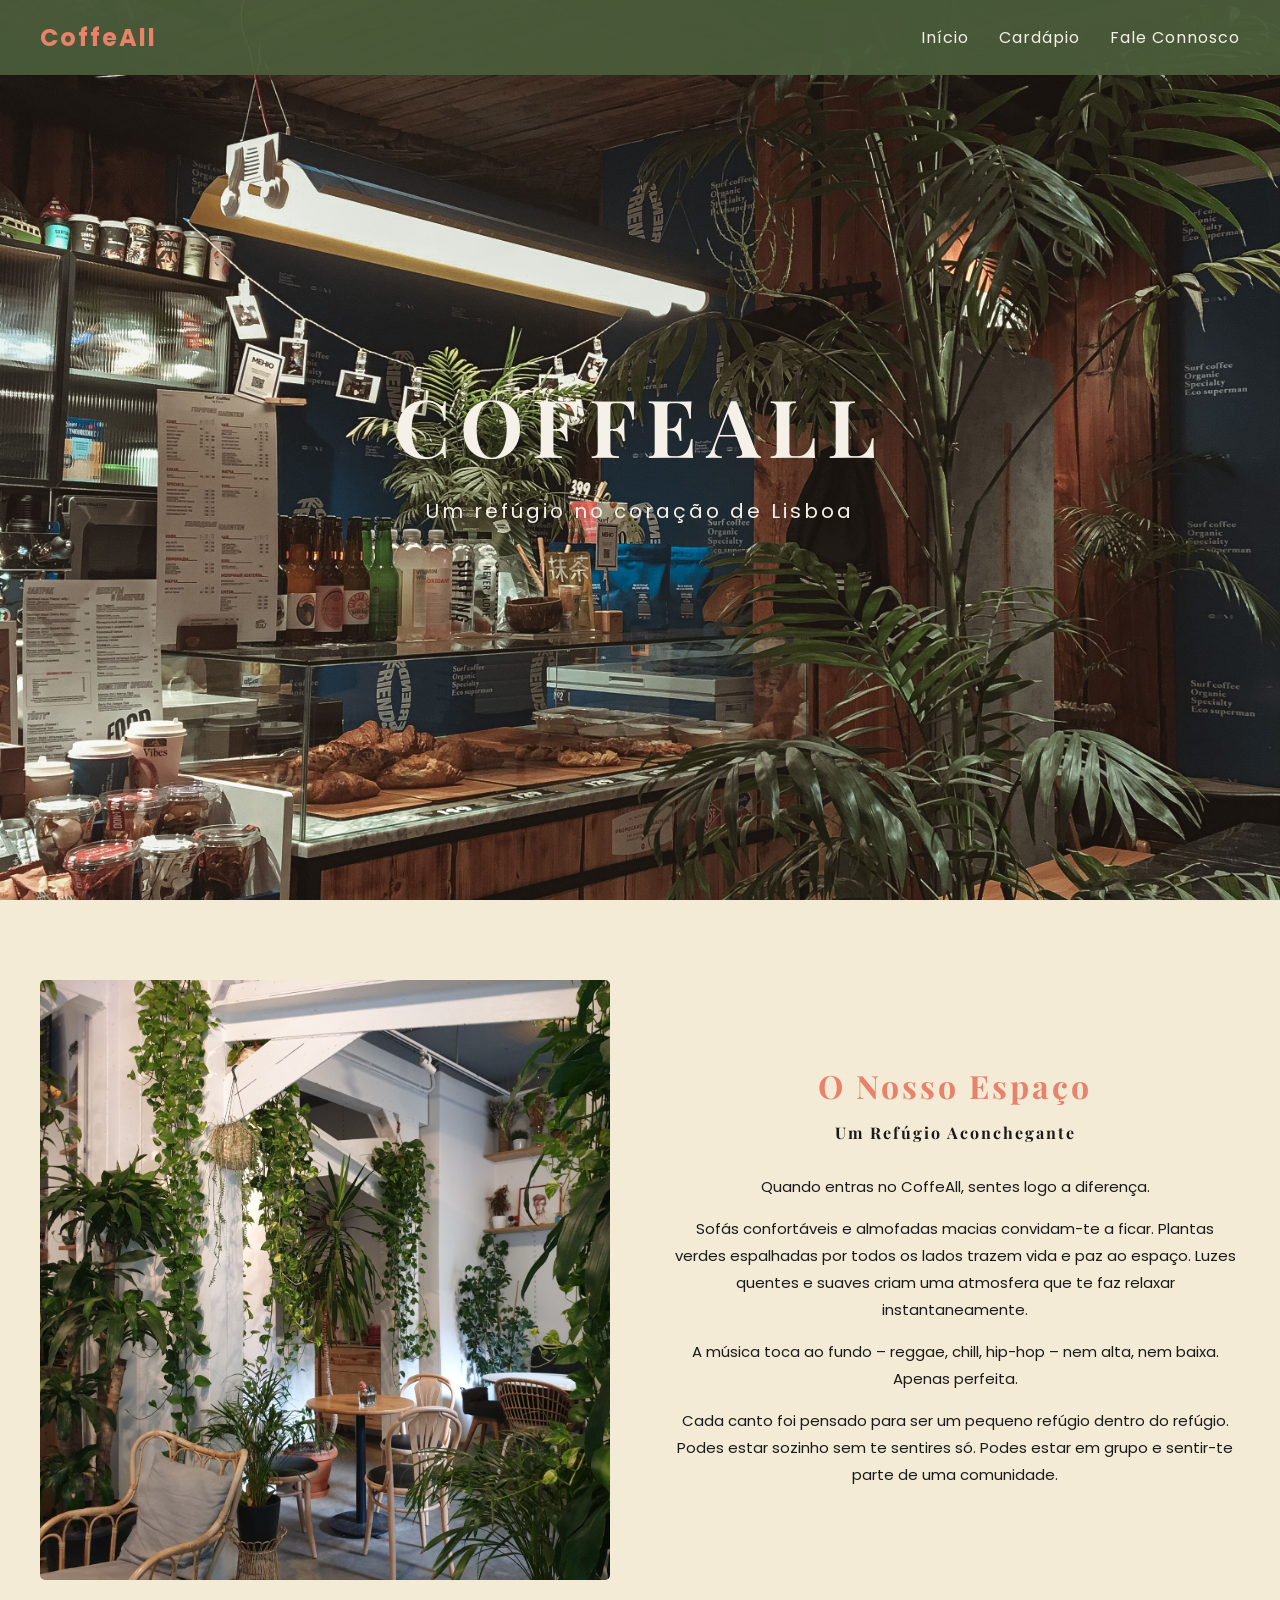
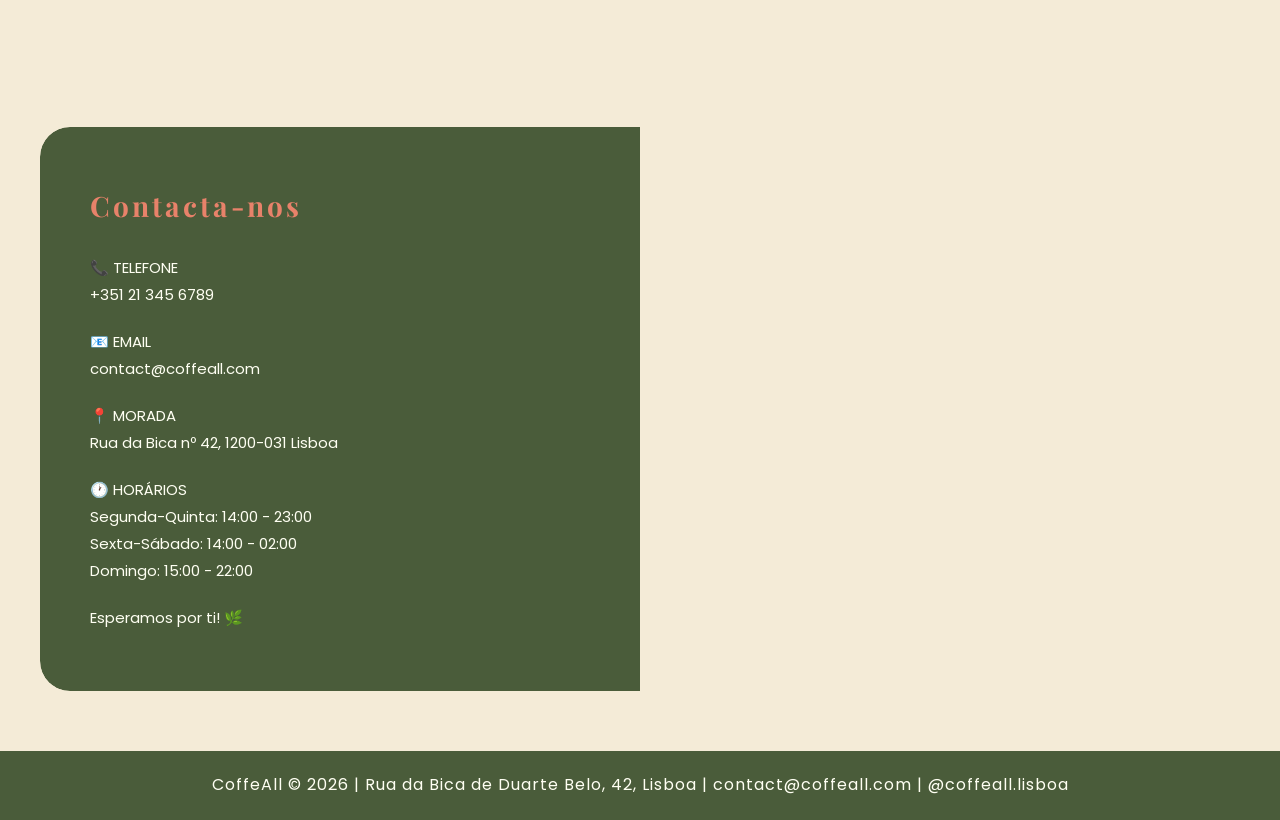
<file: index.html>
<!DOCTYPE html>
<html lang="en">
<head>
    <meta charset="UTF-8">
    <meta name="viewport" content="width=device-width, initial-scale=1.0">
    <title>CoffeAll</title>
    <link rel="stylesheet" href="style.css">
<link href="https://fonts.googleapis.com/css2?family=Poppins:wght@300;400;600&family=Playfair+Display:wght@400;600&display=swap" rel="stylesheet"></head>
<body>

    <header>
    <nav>
        <div class="logo"><a href="index.html">CoffeAll</a></div>
        <ul>
            <li><a href="index.html">Início</a></li>
            <li><a href="cardapio.html">Cardápio</a></li>
            <li><a href="contacto.html">Fale Connosco</a></li>
        </ul>
    </nav>
</header>

<section class="hero">
    <div class="hero-content">
        <h1>CoffeAll</h1>
        <p>Um refúgio no coração de Lisboa</p>
    </div>
</section>

<section class="espaco">
    <div class="espaco-imagem">
        <img src="espaco.jpg" alt="Interior do CoffeAll">
    </div>
    <div class="espaco-texto">
        <h2>O Nosso Espaço</h2>
        <h3>Um Refúgio Aconchegante</h3>
        <p>Quando entras no CoffeAll, sentes logo a diferença.</p>
        <p>Sofás confortáveis e almofadas macias convidam-te a ficar. Plantas verdes espalhadas por todos os lados trazem vida e paz ao espaço. Luzes quentes e suaves criam uma atmosfera que te faz relaxar instantaneamente.</p>
        <p>A música toca ao fundo – reggae, chill, hip-hop – nem alta, nem baixa. Apenas perfeita.</p>
        <p>Cada canto foi pensado para ser um pequeno refúgio dentro do refúgio. Podes estar sozinho sem te sentires só. Podes estar em grupo e sentir-te parte de uma comunidade.</p>
    </div>
</section>

<section class="contactos">
    <div class="contactos-info">
        <h2>Contacta-nos</h2>
        <p>📞 TELEFONE<br>+351 21 345 6789</p>
        <p>📧 EMAIL<br>contact@coffeall.com</p>
        <p>📍 MORADA<br>Rua da Bica nº 42, 1200-031 Lisboa</p>
        <p>🕐 HORÁRIOS<br>
        Segunda-Quinta: 14:00 - 23:00<br>
        Sexta-Sábado: 14:00 - 02:00<br>
        Domingo: 15:00 - 22:00</p>
        <p>Esperamos por ti! 🌿</p>
    </div>
    <div class="contactos-mapa">
        <!-- mapa vai aqui -->

       <iframe src="https://www.google.com/maps/embed?pb=!1m18!1m12!1m3!1d3113.328959139429!2d-9.146032099999998!3d38.71025580000001!2m3!1f0!2f0!3f0!3m2!1i1024!2i768!4f13.1!3m3!1m2!1s0xd19348087113c65%3A0xcbe11c1623fcfc3f!2sR.%20da%20Bica%20de%20Duarte%20Belo%2C%201200-057%20Lisboa!5e0!3m2!1spt-PT!2spt!4v1782315489870!5m2!1spt-PT!2spt" width="600" height="450" style="border:0;" allowfullscreen="" loading="lazy" referrerpolicy="strict-origin-when-cross-origin"></iframe>

    </div>
</section>

<footer>
    <p>CoffeAll © 2026 | Rua da Bica de Duarte Belo, 42, Lisboa | contact@coffeall.com | @coffeall.lisboa</p>
</footer>
    
</body>
</html>
</file>
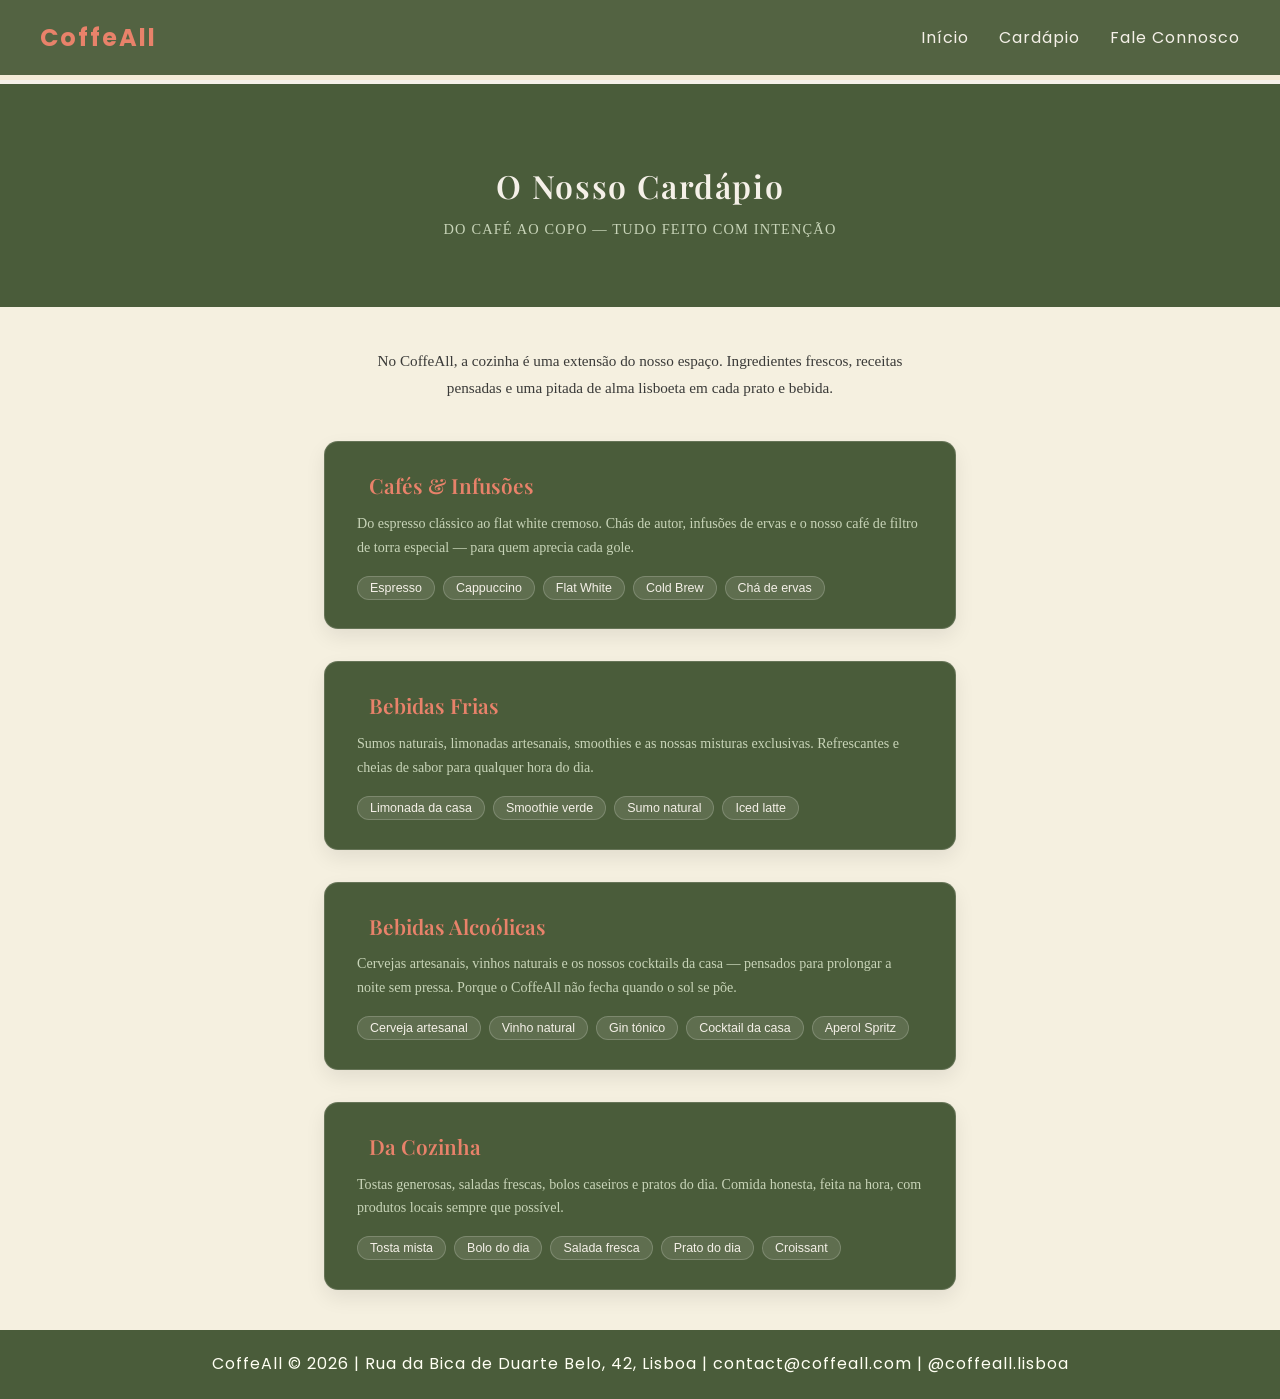
<file: cardapio.html>
<!DOCTYPE html>
<html lang="en">
<head>
    <meta charset="UTF-8">
    <meta name="viewport" content="width=device-width, initial-scale=1.0">
    <title>CoffeAll</title>
    <link rel="stylesheet" href="style.css">
<link href="https://fonts.googleapis.com/css2?family=Poppins:wght@300;400;600&family=Playfair+Display:wght@400;600&display=swap" rel="stylesheet"></head>
<body class="cardapio-page">

    <header>
    <nav>
        <div class="logo"><a href="index.html">CoffeAll</a></div>
        <ul>
            <li><a href="index.html">Início</a></li>
            <li><a href="cardapio.html">Cardápio</a></li>
            <li><a href="contacto.html">Fale Connosco</a></li>
        </ul>
    </nav>
</header>

<style>
  .preview-wrap {
    font-family: Georgia, serif;
    background: #f5f0e0;
    padding: 0 0 2rem;
  }

  .prev-hero {
    background: #4a5c3a;
    padding: 5rem 2rem 4rem;
    text-align: center;
    border-top: 4px solid #f5f0e8;
  }

  .prev-hero h1 {
    font-size: 2rem;
    color: #f5f0e8;
    margin: 0 0 0.6rem;
    letter-spacing: 0.05em;
    font-weight: 600;
  }

  .prev-hero p {
    color: #c8d4b8;
    font-size: 0.9rem;
    margin: 0;
    letter-spacing: 0.08em;
    text-transform: uppercase;
  }

  .prev-intro {
    max-width: 580px;
    margin: 2.5rem auto;
    padding: 0 1.5rem;
    text-align: center;
  }

  .prev-intro p {
    color: #3a3a38;
    font-size: 0.95rem;
    line-height: 1.8;
    margin: 0;
  }

  .prev-sections {
    max-width: 680px;
    margin: 0 auto;
    padding: 0 1.5rem;
    display: flex;
    flex-direction: column;
    gap: 1.5rem;
  }

  .prev-card {
    background: #4a5c3a;
    border-radius: 14px;
    padding: 1.8rem 2rem;
    margin-bottom: 0.5rem;
    border: 1px solid rgba(245, 240, 232, 0.16);
    box-shadow: 0 8px 20px rgba(0, 0, 0, 0.08);
  }

  .prev-card-header {
    display: flex;
    align-items: center;
    gap: 12px;
    margin-bottom: 0.8rem;
  }

  .prev-card-header i {
    font-size: 22px;
    color: #e8826a;
  }

  .prev-card h2 {
    font-size: 1.3rem;
    color: #e8826a;
    margin: 0;
    font-weight: 600;
  }

  .prev-card p {
    color: #c8d4b8;
    font-size: 0.88rem;
    line-height: 1.7;
    margin: 0 0 1rem;
  }

  .prev-tags {
    display: flex;
    flex-wrap: wrap;
    gap: 8px;
  }

  .prev-tag {
    background: rgba(245, 240, 232, 0.12);
    border: 1px solid rgba(245, 240, 232, 0.2);
    border-radius: 20px;
    padding: 4px 12px;
    font-size: 0.78rem;
    color: #f5f0e8;
    font-family: 'Lato', sans-serif;
  }

  .prev-divider {
    height: 1px;
    background: rgba(245, 240, 232, 0.15);
    margin: 1rem 0;
  }
</style>

<div class="preview-wrap">
  <div class="prev-hero">
    <h1>O Nosso Cardápio</h1>
    <p>Do café ao copo — tudo feito com intenção</p>
  </div>

  <div class="prev-intro">
    <p>No CoffeAll, a cozinha é uma extensão do nosso espaço. Ingredientes frescos, receitas pensadas e uma pitada de alma lisboeta em cada prato e bebida.</p>
  </div>

  <div class="prev-sections">

    <div class="prev-card">
      <div class="prev-card-header">
        <i class="ti ti-coffee" aria-hidden="true"></i>
        <h2>Cafés & Infusões</h2>
      </div>
      <p>Do espresso clássico ao flat white cremoso. Chás de autor, infusões de ervas e o nosso café de filtro de torra especial — para quem aprecia cada gole.</p>
      <div class="prev-tags">
        <span class="prev-tag">Espresso</span>
        <span class="prev-tag">Cappuccino</span>
        <span class="prev-tag">Flat White</span>
        <span class="prev-tag">Cold Brew</span>
        <span class="prev-tag">Chá de ervas</span>
      </div>
    </div>

    <div class="prev-card">
      <div class="prev-card-header">
        <i class="ti ti-glass" aria-hidden="true"></i>
        <h2>Bebidas Frias</h2>
      </div>
      <p>Sumos naturais, limonadas artesanais, smoothies e as nossas misturas exclusivas. Refrescantes e cheias de sabor para qualquer hora do dia.</p>
      <div class="prev-tags">
        <span class="prev-tag">Limonada da casa</span>
        <span class="prev-tag">Smoothie verde</span>
        <span class="prev-tag">Sumo natural</span>
        <span class="prev-tag">Iced latte</span>
      </div>
    </div>

    <div class="prev-card">
      <div class="prev-card-header">
        <i class="ti ti-bottle" aria-hidden="true"></i>
        <h2>Bebidas Alcoólicas</h2>
      </div>
      <p>Cervejas artesanais, vinhos naturais e os nossos cocktails da casa — pensados para prolongar a noite sem pressa. Porque o CoffeAll não fecha quando o sol se põe.</p>
      <div class="prev-tags">
        <span class="prev-tag">Cerveja artesanal</span>
        <span class="prev-tag">Vinho natural</span>
        <span class="prev-tag">Gin tónico</span>
        <span class="prev-tag">Cocktail da casa</span>
        <span class="prev-tag">Aperol Spritz</span>
      </div>
    </div>

    <div class="prev-card">
      <div class="prev-card-header">
        <i class="ti ti-tools-kitchen-2" aria-hidden="true"></i>
        <h2>Da Cozinha</h2>
      </div>
      <p>Tostas generosas, saladas frescas, bolos caseiros e pratos do dia. Comida honesta, feita na hora, com produtos locais sempre que possível.</p>
      <div class="prev-tags">
        <span class="prev-tag">Tosta mista</span>
        <span class="prev-tag">Bolo do dia</span>
        <span class="prev-tag">Salada fresca</span>
        <span class="prev-tag">Prato do dia</span>
        <span class="prev-tag">Croissant</span>
      </div>
    </div>

  </div>
</div>

<footer>
    <p>CoffeAll © 2026 | Rua da Bica de Duarte Belo, 42, Lisboa | contact@coffeall.com | @coffeall.lisboa</p>
</footer>

<script>
function setStars(n) {
  document.querySelectorAll('#stars span').forEach((s, i) => {
    s.classList.toggle('active', i < n);
  });
}
</script>

</body>
</html>
</file>
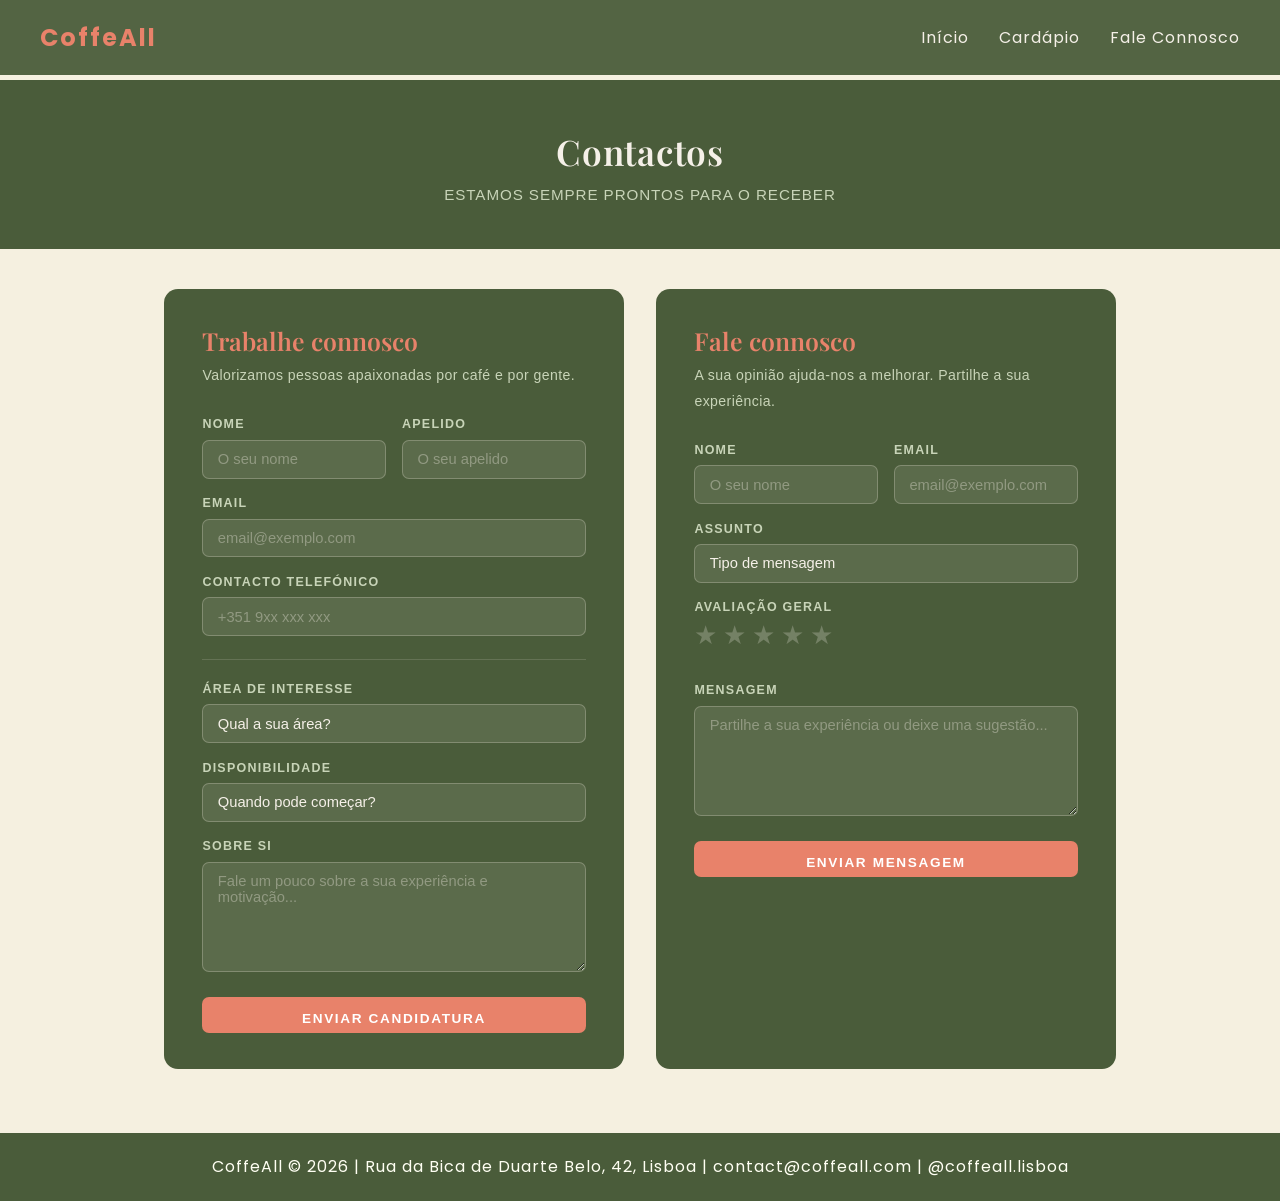
<file: contacto.html>
<!DOCTYPE html>
<html lang="pt">
<head>
    <meta charset="UTF-8">
    <meta name="viewport" content="width=device-width, initial-scale=1.0">
    <title>CoffeAll - Contactos</title>
    <link rel="stylesheet" href="style.css">
    <link href="https://fonts.googleapis.com/css2?family=Poppins:wght@300;400;600&family=Playfair+Display:wght@400;600&display=swap" rel="stylesheet">
    <style>
     
      .cafe-page {
        background: #f5f0e0;
        font-family: 'Lato', sans-serif;
        min-height: 100vh;
        padding: 80px 0 4rem;
        color: #2c2c2a;
      }

      .cafe-hero {
        background: #4a5c3a;
        padding: 3rem 2rem 2.5rem;
        text-align: center;
      }

      .cafe-hero h1 {
        font-family: 'Playfair Display', serif;
        color: #f5f0e8;
        font-size: 2.2rem;
        font-weight: 600;
        margin: 0 0 0.4rem;
        letter-spacing: 0.02em;
      }

      .cafe-hero p {
        color: #c8d4b8;
        font-size: 0.95rem;
        font-weight: 300;
        margin: 0;
        letter-spacing: 0.06em;
        text-transform: uppercase;
      }

     .forms-wrapper {
    max-width: 1000px;
    margin: 2.5rem auto 0;
    padding: 0 1.5rem;
    display: flex;
    flex-direction: row;
    gap: 2rem;
}

.form-card {
    flex: 1;
}

      .form-card {
        background: #4a5c3a;
        border-radius: 14px;
        padding: 2.2rem 2.4rem;
      }

      .form-card h2 {
        font-family: 'Playfair Display', serif;
        color: #e8826a;
        font-size: 1.55rem;
        font-weight: 600;
        margin: 0 0 0.4rem;
      }

      .form-card .subtitle {
        color: #c8d4b8;
        font-size: 0.88rem;
        font-weight: 300;
        margin: 0 0 1.8rem;
        letter-spacing: 0.03em;
      }

      .field-row {
         display: flex;
         gap: 1rem;
        }

       .field-row .field {
       flex: 1;
      }

      .field {
        display: flex;
        flex-direction: column;
        gap: 0.4rem;
        margin-bottom: 1.1rem;
      }

      .field label {
        font-size: 0.78rem;
        font-weight: 700;
        letter-spacing: 0.1em;
        text-transform: uppercase;
        color: #c8d4b8;
      }

      .field input,
      .field textarea,
      .field select {
        background: rgba(245, 240, 224, 0.1);
        border: 1px solid rgba(245, 240, 232, 0.25);
        border-radius: 7px;
        padding: 0.65rem 0.9rem;
        color: #f5f0e8;
        font-family: 'Lato', sans-serif;
        font-size: 0.92rem;
        font-weight: 300;
        outline: none;
        transition: border-color 0.2s, background 0.2s;
        width: 100%;
        box-sizing: border-box;
        -webkit-appearance: none;
        appearance: none;
      }

      .field input::placeholder,
      .field textarea::placeholder {
        color: rgba(245, 240, 232, 0.35);
      }

      .field input:focus,
      .field textarea:focus,
      .field select:focus {
        border-color: #e8826a;
        background: rgba(245, 240, 224, 0.15);
      }

      .field select option {
        background: #4a5c3a;
        color: #f5f0e8;
      }

      .field textarea {
        resize: vertical;
        min-height: 110px;
      }

      .divider {
        height: 1px;
        background: rgba(245, 240, 232, 0.15);
        margin: 1.4rem 0;
      }

      .stars {
        display: flex;
        gap: 6px;
        margin-bottom: 1.1rem;
      }

      .stars span {
        font-size: 1.6rem;
        cursor: pointer;
        color: rgba(245, 240, 232, 0.25);
        transition: color 0.15s;
        line-height: 1;
        user-select: none;
      }

      .stars span.active { color: #e8826a; }

      .submit-btn {
        width: 100%;
        padding: 0.85rem;
        background: #e8826a;
        color: #fff;
        border: none;
        border-radius: 7px;
        font-family: 'Lato', sans-serif;
        font-size: 0.85rem;
        font-weight: 700;
        letter-spacing: 0.12em;
        text-transform: uppercase;
        cursor: pointer;
        transition: background 0.2s, transform 0.15s;
        margin-top: 0.5rem;
      }

      .submit-btn:hover { background: #d4735a; transform: translateY(-1px); }
      .submit-btn:active { transform: translateY(0); }

      .success-msg {
        display: none;
        text-align: center;
        padding: 2rem 1rem;
        color: #f5f0e8;
      }

      .success-msg h3 {
        font-family: 'Playfair Display', serif;
        font-size: 1.3rem;
        margin: 0.8rem 0 0.4rem;
        color: #f5f0e8;
      }
      .success-msg p {
         color: #c8d4b8; font-weight: 300; 
         font-size: 0.9rem;
         margin: 0; 
        }
    </style>
</head>
<body>

<header>
    <nav>
        <div class="logo"><a href="index.html">CoffeAll</a></div>
        <ul>
            <li><a href="index.html">Início</a></li>
            <li><a href="cardapio.html">Cardápio</a></li>
            <li><a href="contacto.html">Fale Connosco</a></li>
        </ul>
    </nav>
</header>

<div class="cafe-page">
  <div class="cafe-hero">
    <h1>Contactos</h1>
    <p>Estamos sempre prontos para o receber</p>
  </div>

  <div class="forms-wrapper">

    <div class="form-card">
      <h2>Trabalhe connosco</h2>
      <p class="subtitle">Valorizamos pessoas apaixonadas por café e por gente.</p>
      <div id="form-trabalho">
        <div class="field-row">
          <div class="field">
            <label>Nome</label>
            <input type="text" placeholder="O seu nome" />
          </div>
          <div class="field">
            <label>Apelido</label>
            <input type="text" placeholder="O seu apelido" />
          </div>
        </div>
        <div class="field">
          <label>Email</label>
          <input type="email" placeholder="email@exemplo.com" />
        </div>
        <div class="field">
          <label>Contacto telefónico</label>
          <input type="tel" placeholder="+351 9xx xxx xxx" />
        </div>
        <div class="divider"></div>
        <div class="field">
          <label>Área de interesse</label>
          <select>
            <option value="" disabled selected>Qual a sua área?</option>
            <option>Barista</option>
            <option>Atendimento / sala</option>
            <option>Pastelaria e cozinha</option>
            <option>Gestão e coordenação</option>
            <option>Outra</option>
          </select>
        </div>
        <div class="field">
          <label>Disponibilidade</label>
          <select>
            <option value="" disabled selected>Quando pode começar?</option>
            <option>Imediata</option>
            <option>Dentro de 2 semanas</option>
            <option>Dentro de 1 mês</option>
            <option>A combinar</option>
          </select>
        </div>
        <div class="field">
          <label>Sobre si</label>
          <textarea placeholder="Fale um pouco sobre a sua experiência e motivação..."></textarea>
        </div>
        <button class="submit-btn" onclick="document.getElementById('form-trabalho').style.display='none'; document.getElementById('success-trabalho').style.display='block';">Enviar candidatura</button>
      </div>
      <div class="success-msg" id="success-trabalho">
        <h3>Candidatura recebida!</h3>
        <p>Analisaremos o seu perfil e entraremos em contacto. Obrigado pelo interesse!</p>
      </div>
    </div>

    <div class="form-card">
      <h2>Fale connosco</h2>
      <p class="subtitle">A sua opinião ajuda-nos a melhorar. Partilhe a sua experiência.</p>
      <div id="form-contacto">
        <div class="field-row">
          <div class="field">
            <label>Nome</label>
            <input type="text" placeholder="O seu nome" />
          </div>
          <div class="field">
            <label>Email</label>
            <input type="email" placeholder="email@exemplo.com" />
          </div>
        </div>
        <div class="field">
          <label>Assunto</label>
          <select>
            <option value="" disabled selected>Tipo de mensagem</option>
            <option>Feedback / opinião</option>
            <option>Sugestão</option>
            <option>Reclamação</option>
            <option>Elogio</option>
            <option>Outro</option>
          </select>
        </div>
        <div class="field">
          <label>Avaliação geral</label>
          <div class="stars" id="stars">
            <span onclick="setStars(1)">★</span>
            <span onclick="setStars(2)">★</span>
            <span onclick="setStars(3)">★</span>
            <span onclick="setStars(4)">★</span>
            <span onclick="setStars(5)">★</span>
          </div>
        </div>
        <div class="field">
          <label>Mensagem</label>
          <textarea placeholder="Partilhe a sua experiência ou deixe uma sugestão..."></textarea>
        </div>
        <button class="submit-btn" onclick="document.getElementById('form-contacto').style.display='none'; document.getElementById('success-contacto').style.display='block';">Enviar mensagem</button>
      </div>
      <div class="success-msg" id="success-contacto">
        <h3>Mensagem enviada!</h3>
        <p>Obrigado pelo seu feedback. Até breve!</p>
      </div>
    </div>

  </div>
</div>

<footer>
    <p>CoffeAll © 2026 | Rua da Bica de Duarte Belo, 42, Lisboa | contact@coffeall.com | @coffeall.lisboa</p>
</footer>

<script>
function setStars(n) {
  document.querySelectorAll('#stars span').forEach((s, i) => {
    s.classList.toggle('active', i < n);
  });
}
</script>

</body>
</html>
</file>
<file: style.css>
* {
    margin: 0;
    padding: 0;
    box-sizing: border-box;
}

body {
    font-family: 'Poppins', sans-serif;
    background-color: #f5f0e0;
    color: #1a1a1a;
}

/* HEADER */
header {
    position: fixed;
    width: 100%;
    top: 0;
    z-index: 999;
    background-color: rgba(74,92,58,0.95);
    padding: 20px 40px;
}

nav {
    display: flex;
    justify-content: space-between;
    align-items: center;
}

.logo {
    font-size: 24px;
    font-weight: bold;
    color: #e8826a;
    letter-spacing: 2px;
}

nav ul {
    list-style: none;
    display: flex;
    gap: 30px;
}

nav ul li a {
    text-decoration: none;
    color: #f5f0e8;
    font-size: 16px;
    letter-spacing: 1px;
}

nav ul li a:hover {
    color: #4a5c3a;
}

/* HERO */
.hero {
    height: 100vh;
    background-image: url('hero.jpg');
    background-size: cover;
    background-position: center;
    display: flex;
    align-items: center;
    justify-content: center;
    text-align: center;
}

.hero-content h1 {
    font-size: 80px;
    color: #f5f0e8;
    letter-spacing: 10px;
    text-transform: uppercase;
}

.hero-content p {
    font-size: 20px;
    color: #f5f0e8;
    letter-spacing: 3px;
    margin-top: 15px;
}

/* ESPAÇO */
.espaco {
    display: flex;
    align-items: center;
    padding: 80px 40px;
    gap: 60px;
}

.espaco-imagem {
    width: 50%;
}

.espaco-imagem img {
    width: 100%;
    height: 600px;
    object-fit: cover;
    border-radius: 5px;
}

.espaco-texto {
    width: 50%;
    text-align: center;
}

.espaco-texto h2 {
    font-size: 32px;
    color: #e8826a;
    letter-spacing: 3px;
    margin-bottom: 15px;
}

.espaco-texto h3 {
    font-size: 16px;
    letter-spacing: 2px;
    margin-bottom: 30px;
    color: #1a1a1a;
}

.espaco-texto p {
    font-size: 15px;
    line-height: 1.8;
    margin-bottom: 15px;
    color: #1a1a1a;
}

/* CONTACTOS */
.contactos {
    display: flex;
    margin: 60px 40px;
    border-radius: 30px;
    overflow: hidden;
    min-height: 500px;
}

.contactos-info {
    width: 50%;
    background-color: #4a5c3a;
    color: #f5f0e8;
    padding: 60px 50px;
    display: flex;
    flex-direction: column;
    gap: 20px;
    border-radius: 30px 0 0 30px;
}

.contactos-info h2 {
    font-size: 28px;
    letter-spacing: 3px;
    margin-bottom: 10px;
}

.contactos-info p {
    font-size: 15px;
    line-height: 1.8;
}

.contactos-mapa {
    width: 50%;
    border-radius: 0 30px 30px 0;
    overflow: hidden;
}

.contactos-mapa iframe {
    width: 100%;
    height: 100%;
    border: none;
    display: block;
}

/* FOOTER */
footer {
    background-color: #4a5c3a;
    color: #fff8ec;
    text-align: center;
    padding: 20px;
    font-size: 13px;
    letter-spacing: 1px;
}

:root{
  --bg: #f4ebd7;
  --top: #4f5d36;
  --card: #566739;
  --card-accent: #4c5d33;
  --text: #f3e6cf;
  --muted: #e7d9b9;
  --line: rgba(255,255,255,.18);
  --btn: #e57e68;
  --btn-text: #fff6ef;
}

/* reset */
*{box-sizing:border-box}
html,body{margin:0;height:100%}

body{
  background:var(--bg);
  font-family: 'Poppins', sans-serif;
  color:var(--text);
  -webkit-font-smoothing:antialiased;
  -moz-osx-font-smoothing:grayscale;
}

/* topbar */
.topbar{
  background:var(--top);
  height:50px;
  display:flex;
  align-items:center;
  justify-content:center;
  position:relative;
  z-index:10;
}

.topbar-inner{ text-align:center }
.topbar h1{
  margin:0;
  font-family: 'Cinzel', Georgia, serif;
  font-size:13px;    /* menor que antes */
  font-weight:600;
  color:#f2ead8;
  letter-spacing:0.6px;
}
.topbar p{
  margin:2px 0 0;
  font-size:8px;
  color:var(--muted);
  text-transform:uppercase;
  letter-spacing:2px;
}

/* page layout */
.page{
  min-height:calc(100vh - 50px);
  display:flex;
  flex-direction:column;
  align-items:center;
  gap:18px;
  padding:26px 16px 60px; /* padding-top maior para não ficar cortado */
}

/* card */
.card{
  width:320px;           /* card um pouco maior que a tua versão estreita */
  background:var(--card);
  border-radius:8px;
  padding:12px;          /* reduzido para aproximar título do conteúdo */
  box-shadow:0 0 0 1px rgba(0,0,0,.03);
  color:var(--text);
}

/* título do cartão (ajustado) */
.card h2{
  margin:0 0 6px;        /* menos espaço abaixo do título */
  font-family:'Cinzel', Georgia, serif;
  font-size:13px;        /* reduzido para ficar pequeno como na imagem */
  font-weight:600;
  color:#f0c8a7;
}

/* subtítulo/descrição pequeno */
.card > p{
  margin:0 0 10px;
  font-size:10px;
  color:#efe0c0;
  line-height:1.2;
}

/* formulário */
.contact-form{ display:flex; flex-direction:column; gap:8px }
.row{ display:flex; gap:8px }
.field{ display:flex; flex-direction:column; gap:4px; flex:1 }

label{
  font-size:8px;
  color:#efe3cd;
  text-transform:uppercase;
  letter-spacing:0.8px;
  margin-bottom:2px;
}

input, textarea{
  background:rgba(255,255,255,0.04);
  border:1px solid var(--line);
  color:#fff7ea;
  padding:8px 9px;
  font-size:12px;
  border-radius:3px;
  outline:none;
}

input::placeholder, textarea::placeholder{
  color:rgba(255,247,234,0.55);
}

textarea{ min-height:72px }

/* estrelas e pequenas notas */
.stars{ display:flex; gap:6px; color:#d9c99d; font-size:16px }

/* botão */
button{
  margin-top:4px;
  height:36px;
  border:0;
  border-radius:4px;
  background:var(--btn);
  color:var(--btn-text);
  font-size:12px;
  font-weight:700;
  letter-spacing:1px;
  cursor:pointer;
}
/* responsivo: centra e reduz margens em telas pequenas */
@media (max-width:420px){
  .card{ width:92% }
  .row{ flex-direction:column }
}

h1, h2, h3 {
    font-family: 'Playfair Display', serif;
    color: #e8826a;
}
.cafe-page {
    padding-top: 80px;
}

.logo a {
    text-decoration: none;
    color: #e8826a;
}

p {
    color: #fffff3;
    font-size: 16px;
    line-height: 1.8;
}

.cardapio-page {
    padding-top: 80px;
}

.form-card #form-contacto .field-row {
  display: flex !important;
  flex-direction: row !important;
  gap: 1rem !important;
  width: 100% !important;
}

.form-card #form-contacto .field-row .field {
  flex: 1 1 0 !important;
  min-width: 0 !important;
}

.form-card #form-contacto .field-row .field input,
.form-card #form-contacto .field-row .field select {
  width: 100% !important;
  min-width: 0 !important;
  display: block;
}

@media (max-width: 768px) {
    .contactos {
        flex-direction: column;
    }

    .contactos-info {
        width: 100%;
        border-radius: 30px 30px 0 0;
    }

    .contactos-mapa {
        width: 100%;
        height: 300px;
        border-radius: 0 0 30px 30px;
    }
}
</file>
